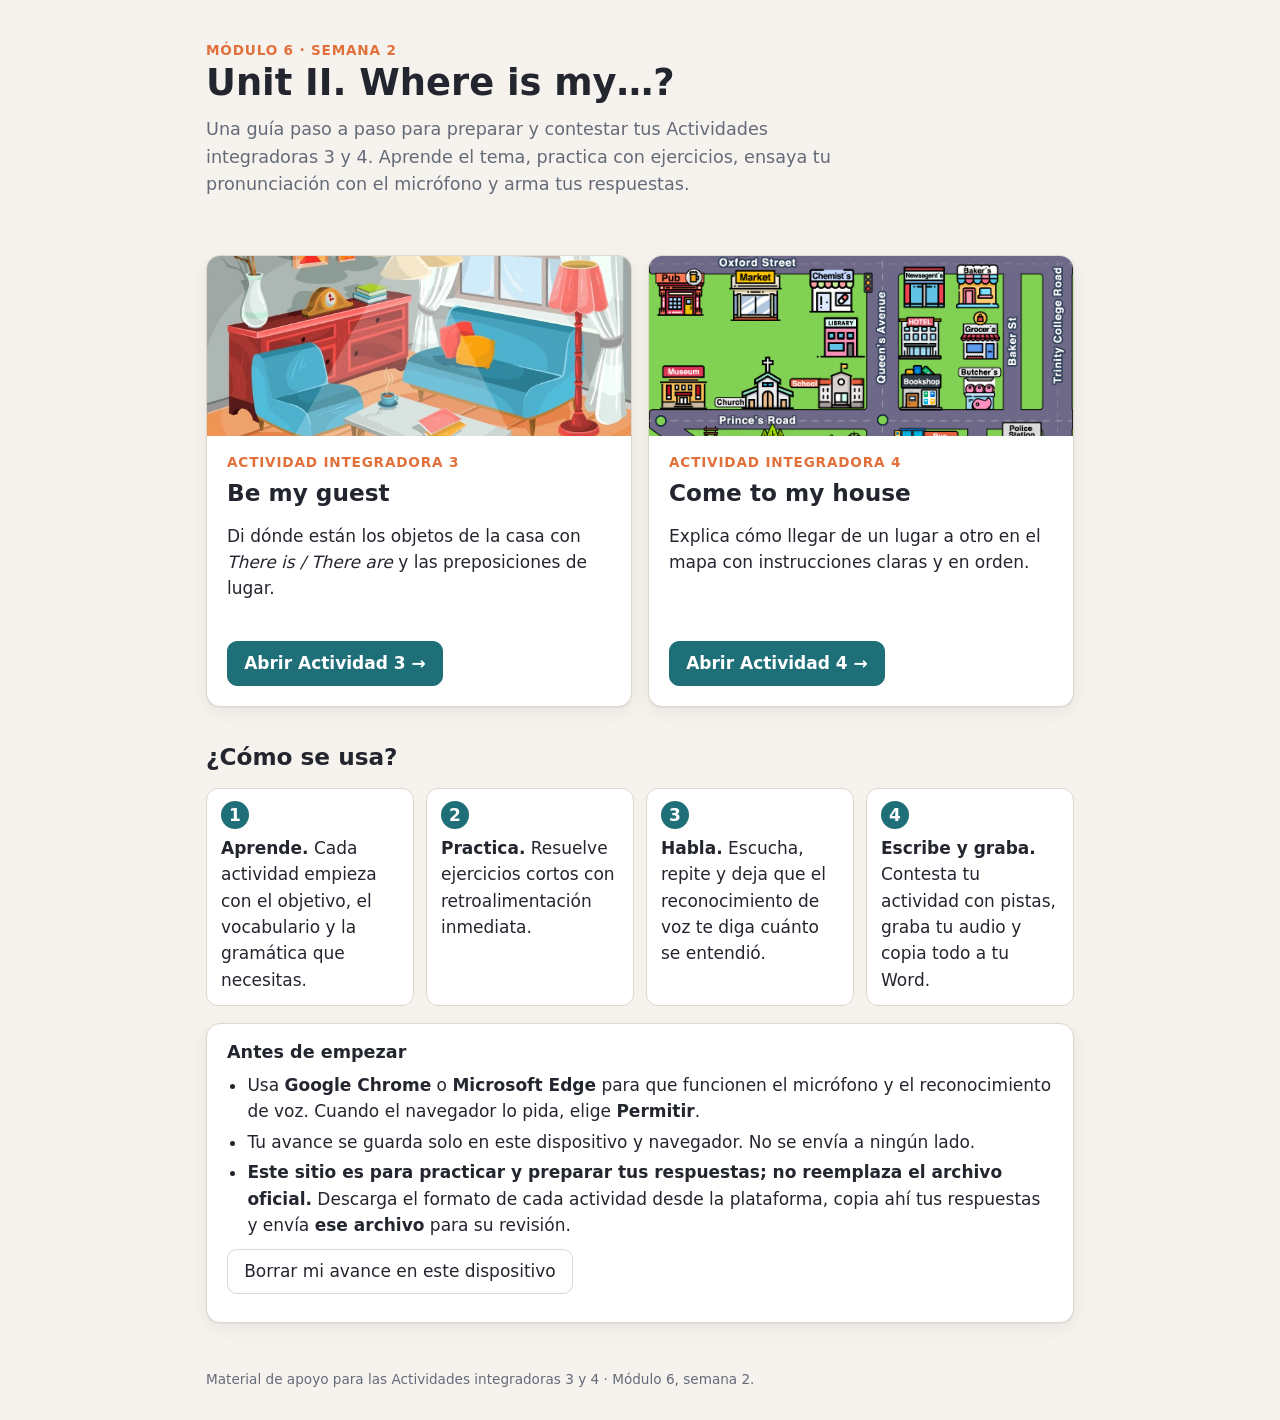
<file: index.html>
<!doctype html>
<html lang="es">
<head>
  <meta charset="utf-8">
  <meta name="viewport" content="width=device-width, initial-scale=1">
  <title>Unit II. Where is my…? · M06 S2</title>
  <meta name="description" content="Guía interactiva para las Actividades integradoras 3 y 4 del Módulo 6, semana 2: vocabulario, práctica, ejercicios de voz y ayuda para escribir tus respuestas.">
  <link rel="stylesheet" href="assets/app.css">
</head>
<body>
  <div class="wrap">
    <header class="hero">
      <div class="step-kicker">Módulo 6 · Semana 2</div>
      <h1>Unit II. Where is my…?</h1>
      <p>Una guía paso a paso para preparar y contestar tus Actividades integradoras 3 y 4. Aprende el tema, practica con ejercicios, ensaya tu pronunciación con el micrófono y arma tus respuestas.</p>
    </header>

    <div class="acts">
      <a class="card act" href="actividad-3.html">
        <img src="img/living-room.jpg" alt="">
        <div class="body">
          <div class="step-kicker">Actividad integradora 3</div>
          <h2>Be my guest</h2>
          <p>Di dónde están los objetos de la casa con <span class="en">There is / There are</span> y las preposiciones de lugar.</p>
          <p class="small muted" id="prog-ai3"></p>
          <span class="btn primary">Abrir Actividad 3 →</span>
        </div>
      </a>
      <a class="card act" href="actividad-4.html">
        <img src="img/map.png" alt="">
        <div class="body">
          <div class="step-kicker">Actividad integradora 4</div>
          <h2>Come to my house</h2>
          <p>Explica cómo llegar de un lugar a otro en el mapa con instrucciones claras y en orden.</p>
          <p class="small muted" id="prog-ai4"></p>
          <span class="btn primary">Abrir Actividad 4 →</span>
        </div>
      </a>
    </div>

    <h2>¿Cómo se usa?</h2>
    <ol class="how">
      <li><b>Aprende.</b> Cada actividad empieza con el objetivo, el vocabulario y la gramática que necesitas.</li>
      <li><b>Practica.</b> Resuelve ejercicios cortos con retroalimentación inmediata.</li>
      <li><b>Habla.</b> Escucha, repite y deja que el reconocimiento de voz te diga cuánto se entendió.</li>
      <li><b>Escribe y graba.</b> Contesta tu actividad con pistas, graba tu audio y copia todo a tu Word.</li>
    </ol>

    <div class="card">
      <h3>Antes de empezar</h3>
      <ul class="clean">
        <li>Usa <b>Google Chrome</b> o <b>Microsoft Edge</b> para que funcionen el micrófono y el reconocimiento de voz. Cuando el navegador lo pida, elige <b>Permitir</b>.</li>
        <li>Tu avance se guarda solo en este dispositivo y navegador. No se envía a ningún lado.</li>
        <li><b>Este sitio es para practicar y preparar tus respuestas; no reemplaza el archivo oficial.</b> Descarga el formato de cada actividad desde la plataforma, copia ahí tus respuestas y envía <b>ese archivo</b> para su revisión.</li>
      </ul>
      <p class="noprint"><button type="button" id="reset">Borrar mi avance en este dispositivo</button></p>
    </div>

    <footer class="site">Material de apoyo para las Actividades integradoras 3 y 4 · Módulo 6, semana 2.</footer>
  </div>
  <script>
    (function () {
      ["ai3", "ai4"].forEach(function (id) {
        try {
          var s = JSON.parse(localStorage.getItem("m06s2:" + id) || "null");
          if (s && s.seen && Object.keys(s.seen).length) document.getElementById("prog-" + id).textContent = "Ya empezaste: vas en el paso " + ((s.step || 0) + 1) + ".";
        } catch (e) {}
      });
      document.getElementById("reset").addEventListener("click", function () {
        if (!confirm("¿Borrar todas tus respuestas y tu avance de las dos actividades en este dispositivo? No se puede deshacer.")) return;
        try { localStorage.removeItem("m06s2:ai3"); localStorage.removeItem("m06s2:ai4"); } catch (e) {}
        location.reload();
      });
    })();
  </script>
</body>
</html>
</file>
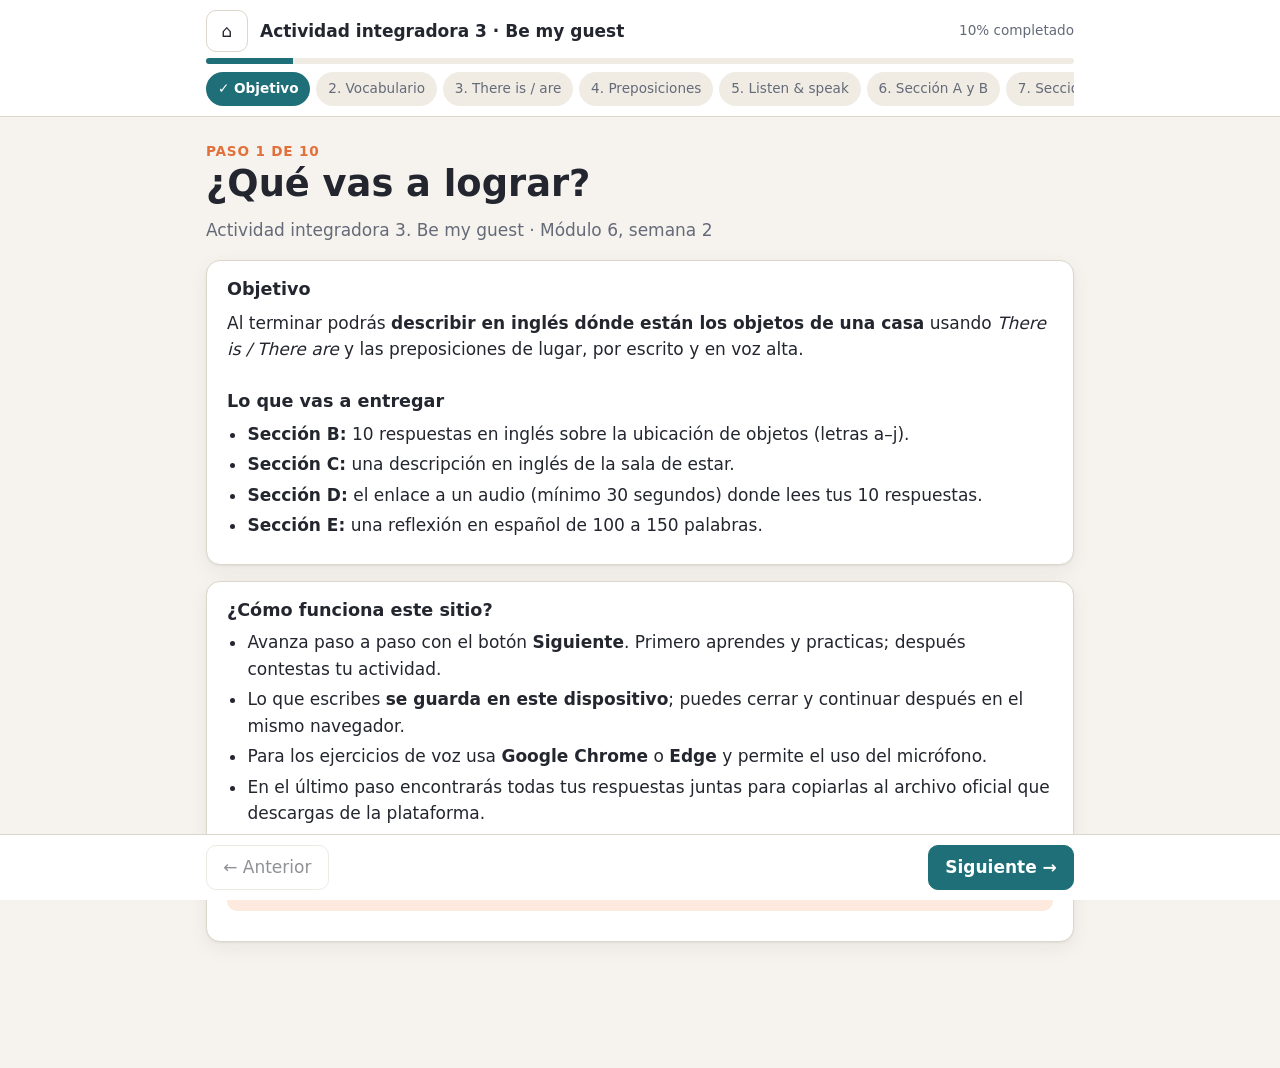
<file: actividad-3.html>
<!doctype html>
<html lang="es">
<head>
  <meta charset="utf-8">
  <meta name="viewport" content="width=device-width, initial-scale=1">
  <title>Actividad integradora 3 · Be my guest</title>
  <meta name="description" content="Guía paso a paso para la Actividad integradora 3 (M06 S2): describe dónde están los objetos de la casa.">
  <link rel="stylesheet" href="assets/app.css">
</head>
<body>
  <noscript><p style="padding:20px">Este sitio necesita JavaScript para funcionar.</p></noscript>
  <script src="assets/ai3.js"></script>
  <script src="assets/app.js"></script>
</body>
</html>
</file>
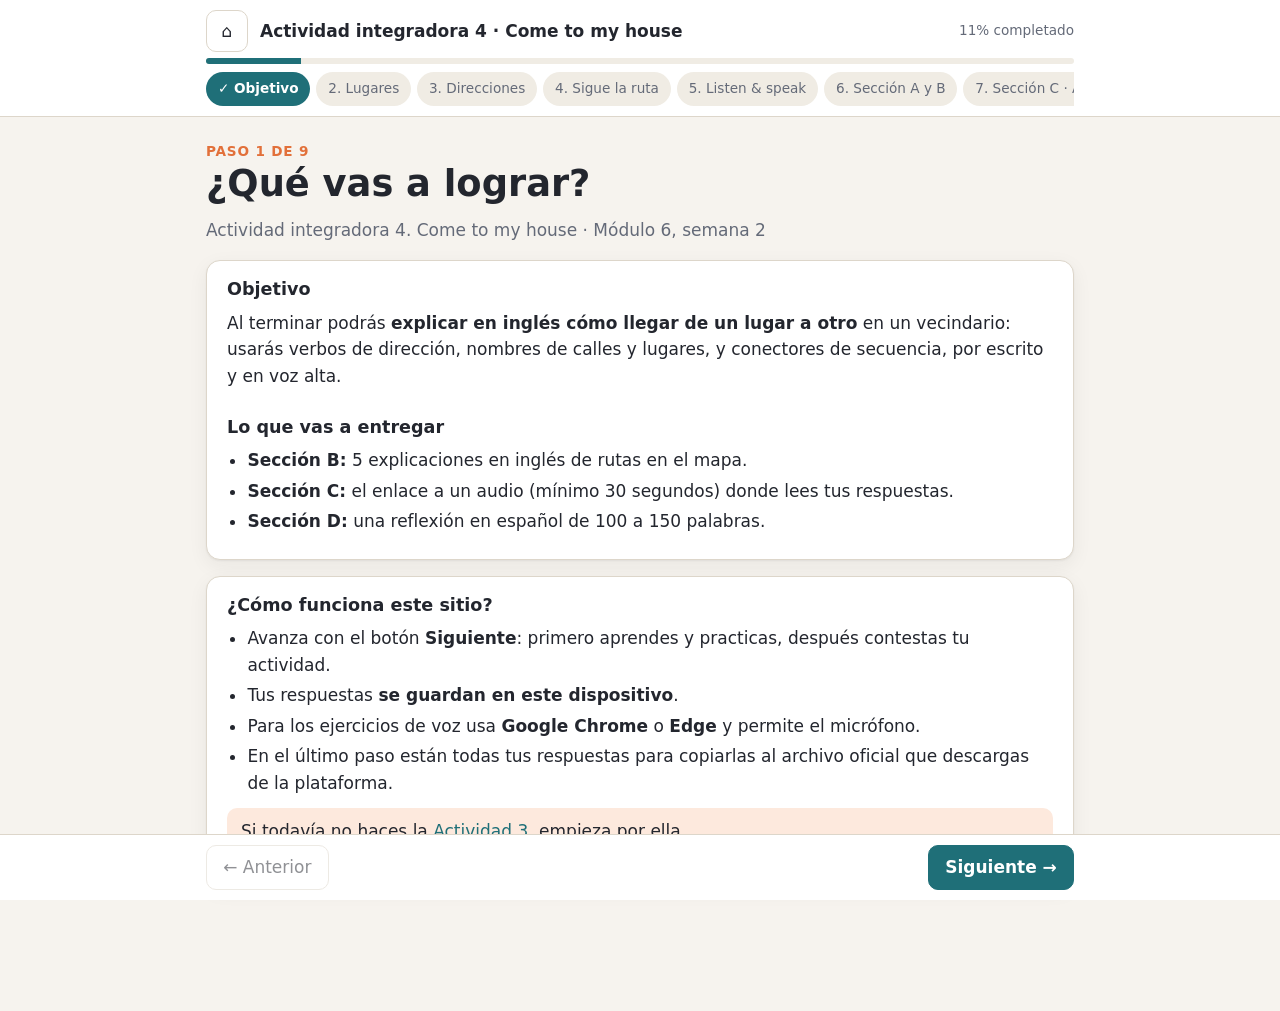
<file: actividad-4.html>
<!doctype html>
<html lang="es">
<head>
  <meta charset="utf-8">
  <meta name="viewport" content="width=device-width, initial-scale=1">
  <title>Actividad integradora 4 · Come to my house</title>
  <meta name="description" content="Guía paso a paso para la Actividad integradora 4 (M06 S2): explica cómo llegar de un lugar a otro en el mapa.">
  <link rel="stylesheet" href="assets/app.css">
</head>
<body>
  <noscript><p style="padding:20px">Este sitio necesita JavaScript para funcionar.</p></noscript>
  <script src="assets/ai4.js"></script>
  <script src="assets/app.js"></script>
</body>
</html>
</file>
<file: assets/app.css>
:root {
  --bg: #f6f3ee;
  --surface: #ffffff;
  --surface-2: #f0ece4;
  --ink: #23262e;
  --muted: #646a78;
  --line: #ddd6ca;
  --brand: #1f6f78;
  --brand-ink: #ffffff;
  --brand-soft: #dff0f1;
  --accent: #e2703a;
  --accent-soft: #fde9dd;
  --ok: #24804a;
  --ok-soft: #dff3e6;
  --bad: #b83a3a;
  --bad-soft: #fbe3e3;
  --warn-soft: #fff4cf;
  --radius: 14px;
  --shadow: 0 1px 2px rgba(30, 30, 40, .06), 0 6px 20px rgba(30, 30, 40, .06);
}
@media (prefers-color-scheme: dark) {
  :root {
    --bg: #15181d;
    --surface: #1e232b;
    --surface-2: #262c36;
    --ink: #eceef2;
    --muted: #a3aab8;
    --line: #353d4a;
    --brand: #5cc0c9;
    --brand-ink: #0d2225;
    --brand-soft: #1d3a3e;
    --accent: #f0935f;
    --accent-soft: #46291a;
    --ok: #6fd296;
    --ok-soft: #1c3a29;
    --bad: #f08a8a;
    --bad-soft: #472323;
    --warn-soft: #443a16;
    --shadow: none;
  }
}
* { box-sizing: border-box; }
[hidden] { display: none !important; }
.fig .zoom { position: absolute; right: 8px; top: 8px; min-height: 34px; padding: .2em .7em; font-size: .85rem; background: #fff; color: #23262e; border-color: #23262e; box-shadow: 0 1px 6px rgba(0, 0, 0, .35); }
html { scroll-behavior: smooth; }
body {
  margin: 0;
  background: var(--bg);
  color: var(--ink);
  font: 17px/1.55 system-ui, -apple-system, "Segoe UI", Roboto, sans-serif;
}
img { max-width: 100%; display: block; }
h1, h2, h3 { line-height: 1.2; text-wrap: balance; }
h1 { font-size: clamp(1.6rem, 4vw, 2.3rem); margin: 0 0 .3em; }
h2 { font-size: 1.45rem; margin: 0 0 .5em; }
h3 { font-size: 1.1rem; margin: 1.6em 0 .5em; }
p { margin: .6em 0; }
a { color: var(--brand); }
.en { font-style: italic; }
.muted { color: var(--muted); }
.small { font-size: .88rem; }
.wrap { max-width: 900px; margin: 0 auto; padding: 0 16px; }

/* ---------- buttons ---------- */
button, .btn {
  font: inherit; cursor: pointer; border-radius: 10px; border: 1px solid var(--line);
  background: var(--surface); color: var(--ink); padding: .5em .95em; text-decoration: none;
  display: inline-flex; align-items: center; gap: .4em; min-height: 42px;
}
button:hover, .btn:hover { border-color: var(--brand); }
button:focus-visible, .btn:focus-visible, textarea:focus-visible, input:focus-visible, select:focus-visible {
  outline: 3px solid var(--accent); outline-offset: 2px;
}
button:disabled { opacity: .5; cursor: not-allowed; }
.primary { background: var(--brand); color: var(--brand-ink); border-color: var(--brand); font-weight: 600; }
.ghost { background: transparent; }
.icon { min-width: 42px; justify-content: center; padding: .4em .6em; }
.rec-on { background: var(--bad); color: #fff; border-color: var(--bad); animation: pulse 1.2s infinite; }
@keyframes pulse { 50% { opacity: .7; } }
@media (prefers-reduced-motion: reduce) { .rec-on { animation: none; } html { scroll-behavior: auto; } }

/* ---------- header / stepper ---------- */
.top { background: var(--surface); border-bottom: 1px solid var(--line); position: sticky; top: 0; z-index: 20; }
.top-row { display: flex; align-items: center; gap: 12px; padding: 10px 0 6px; }
.top-row .title { font-weight: 700; flex: 1; min-width: 0; white-space: nowrap; overflow: hidden; text-overflow: ellipsis; }
.top-row .pct { font-size: .85rem; color: var(--muted); white-space: nowrap; }
.bar { height: 6px; background: var(--surface-2); border-radius: 99px; overflow: hidden; }
.bar > i { display: block; height: 100%; width: 0; background: var(--brand); transition: width .3s; }
.steps { display: flex; gap: 6px; overflow-x: auto; padding: 8px 0 10px; scrollbar-width: thin; }
.steps button {
  white-space: nowrap; font-size: .85rem; min-height: 34px; padding: .25em .8em; border-radius: 99px;
  background: var(--surface-2); border-color: transparent; color: var(--muted);
}
.steps button.cur { background: var(--brand); color: var(--brand-ink); font-weight: 600; }
.steps button.done:not(.cur) { background: var(--ok-soft); color: var(--ok); }

main { padding: 24px 0 110px; }
.step-kicker { color: var(--accent); font-weight: 700; font-size: .85rem; letter-spacing: .06em; text-transform: uppercase; }
.card {
  background: var(--surface); border: 1px solid var(--line); border-radius: var(--radius);
  padding: 18px 20px; margin: 16px 0; box-shadow: var(--shadow);
}
.card > h3:first-child { margin-top: 0; }
.task { font-weight: 600; }
.note { background: var(--brand-soft); border-radius: 10px; padding: 10px 14px; margin: 12px 0; }
.note.warn { background: var(--warn-soft); }
.note.accent { background: var(--accent-soft); }
.badge { display: inline-block; font-size: .78rem; font-weight: 700; border-radius: 99px; padding: .15em .7em; background: var(--ok-soft); color: var(--ok); margin-left: .5em; vertical-align: middle; }

.navfoot { position: fixed; left: 0; right: 0; bottom: 0; background: var(--surface); border-top: 1px solid var(--line); z-index: 20; }
.navfoot .wrap { display: flex; justify-content: space-between; gap: 10px; padding-top: 10px; padding-bottom: 10px; }

/* ---------- tables / lists ---------- */
.tbl-wrap { overflow-x: auto; }
table { border-collapse: collapse; width: 100%; }
th, td { text-align: left; padding: 8px 10px; border-bottom: 1px solid var(--line); vertical-align: top; }
th { font-size: .85rem; color: var(--muted); }
ul.clean { padding-left: 1.2em; margin: .4em 0; }
ul.clean li { margin: .25em 0; }

/* ---------- vocab cards ---------- */
.vocab { display: grid; grid-template-columns: repeat(auto-fill, minmax(140px, 1fr)); gap: 10px; }
.vocab button {
  flex-direction: column; align-items: flex-start; gap: 0; padding: 10px 12px; text-align: left; min-height: 74px;
  background: var(--surface-2); border-color: transparent;
}
.vocab .emo { font-size: 1.5rem; line-height: 1.2; }
.vocab .w { font-weight: 700; }
.vocab .t { font-size: .85rem; color: var(--muted); }
.vocab button.heard { background: var(--brand-soft); }

/* ---------- prepositions art ---------- */
.preps { display: grid; grid-template-columns: repeat(auto-fill, minmax(150px, 1fr)); gap: 10px; }
.prep { background: var(--surface-2); border-radius: 12px; padding: 10px; text-align: center; }
.prep .art { height: 78px; position: relative; font-size: 1.7rem; }
.prep .art span { position: absolute; transform: translate(-50%, -50%); }
.prep b { display: block; }
.prep small { color: var(--muted); }
.prep button { margin-top: 6px; min-height: 32px; padding: .1em .6em; font-size: .85rem; }

/* ---------- figures with markers ---------- */
.fig { position: relative; margin: 12px auto; border-radius: 12px; overflow: hidden; border: 1px solid var(--line); background: #fff; max-width: 620px; }
.fig.tall { max-width: 420px; }
.fig.map { max-width: 100%; }
.fig img { width: 100%; }
.fig .mk {
  position: absolute; transform: translate(-50%, -50%); width: 30px; height: 30px; border-radius: 50%;
  background: #e2703a; color: #fff; font-weight: 800; display: grid; place-items: center;
  border: 2px solid #fff; box-shadow: 0 1px 6px rgba(0, 0, 0, .45); font-size: .95rem;
}
.fig .mk.dim { opacity: .35; }
.fig .ov { position: absolute; border: 2px solid #fff; box-shadow: 0 1px 6px rgba(0, 0, 0, .4); }
.fig-cap { text-align: center; font-size: .85rem; color: var(--muted); margin-top: -4px; }
.rooms { display: grid; grid-template-columns: repeat(auto-fit, minmax(250px, 1fr)); gap: 12px; align-items: start; }
.rooms .fig { margin: 0; max-width: none; }

/* ---------- exercises ---------- */
.q { padding: 12px 0; border-top: 1px solid var(--line); }
.q:first-of-type { border-top: 0; }
.opts { display: flex; flex-wrap: wrap; gap: 8px; margin-top: 8px; }
.opts button.right { background: var(--ok-soft); border-color: var(--ok); color: var(--ok); font-weight: 600; }
.opts button.wrong { background: var(--bad-soft); border-color: var(--bad); color: var(--bad); }
.fb { font-size: .92rem; margin-top: 6px; min-height: 1.2em; }
.fb.ok { color: var(--ok); }
.fb.no { color: var(--bad); }
select { font: inherit; padding: .25em .4em; border-radius: 8px; border: 1px solid var(--line); background: var(--surface); color: var(--ink); }
select.right { border-color: var(--ok); background: var(--ok-soft); }
select.wrong { border-color: var(--bad); background: var(--bad-soft); }
.gapline { margin: 10px 0; }

.match { display: grid; grid-template-columns: 1fr 1fr; gap: 8px 14px; }
.match button { width: 100%; justify-content: flex-start; text-align: left; }
.match button.sel { border-color: var(--accent); background: var(--accent-soft); }
.match button.right { background: var(--ok-soft); border-color: var(--ok); color: var(--ok); }
.match button.wrong { background: var(--bad-soft); border-color: var(--bad); }

.tiles { display: flex; flex-wrap: wrap; gap: 8px; min-height: 48px; padding: 8px; border-radius: 10px; }
.tiles.answer { border: 2px dashed var(--line); background: var(--surface-2); margin-bottom: 8px; }
.tiles.answer.right { border-color: var(--ok); background: var(--ok-soft); }
.tiles.col { flex-direction: column; }
.tiles.col button { justify-content: flex-start; text-align: left; }

/* ---------- writing ---------- */
textarea, input[type=text], input[type=url] {
  font: inherit; width: 100%; padding: 10px 12px; border-radius: 10px; border: 1px solid var(--line);
  background: var(--surface); color: var(--ink);
}
textarea { min-height: 90px; resize: vertical; }
.checks { list-style: none; padding: 0; margin: 10px 0 0; }
.checks li { padding: 4px 0 4px 1.7em; position: relative; font-size: .93rem; }
.checks li::before { position: absolute; left: 0; }
.checks li.ok::before { content: "✅"; }
.checks li.no::before { content: "✏️"; }
.checks li.no { color: var(--bad); }
.row { display: flex; flex-wrap: wrap; gap: 8px; align-items: center; margin-top: 10px; }
.hint { background: var(--warn-soft); border-radius: 10px; padding: 8px 12px; margin-top: 8px; font-size: .93rem; }
.gq { border-top: 2px solid var(--line); padding-top: 18px; margin-top: 22px; }
.gq:first-of-type { border-top: 0; margin-top: 0; padding-top: 0; }
.gq h3 { margin-top: 0; }
.counter { font-size: .88rem; color: var(--muted); }
.counter.ok { color: var(--ok); font-weight: 600; }

/* ---------- voice ---------- */
.vrow { padding: 12px 0; border-top: 1px solid var(--line); }
.vrow:first-of-type { border-top: 0; }
.vtext { font-size: 1.08rem; }
.vtext .hit { color: var(--ok); font-weight: 600; }
.vtext .miss { color: var(--bad); text-decoration: underline wavy; }
.heard { font-size: .9rem; color: var(--muted); }
.timer { font-variant-numeric: tabular-nums; font-size: 2rem; font-weight: 800; }
.timer.ok { color: var(--ok); }
.script { background: var(--surface-2); border-radius: 12px; padding: 12px 16px; font-size: 1.08rem; max-height: 300px; overflow: auto; }
.script p { margin: .5em 0; }
audio { width: 100%; margin-top: 10px; }

/* ---------- summary ---------- */
.sum-item { border-top: 1px solid var(--line); padding: 10px 0; }
.sum-item:first-of-type { border-top: 0; }
.sum-item .lbl { font-weight: 700; font-size: .92rem; }
.sum-item .val { white-space: pre-wrap; }
.sum-item .empty { color: var(--bad); }

/* ---------- home ---------- */
.hero { padding: 40px 0 10px; }
.hero p { font-size: 1.1rem; color: var(--muted); max-width: 60ch; }
.acts { display: grid; grid-template-columns: repeat(auto-fit, minmax(270px, 1fr)); gap: 16px; margin: 20px 0; }
.act { display: flex; flex-direction: column; text-decoration: none; color: inherit; overflow: hidden; padding: 0; }
.act img { height: 180px; width: 100%; object-fit: cover; background: #fff; }
.act .body { padding: 16px 20px 20px; display: flex; flex-direction: column; gap: 6px; flex: 1; }
.act .body .btn { margin-top: auto; align-self: flex-start; }
.act h2 { margin: 0; }
.how { display: grid; grid-template-columns: repeat(auto-fit, minmax(190px, 1fr)); gap: 12px; padding: 0; list-style: none; counter-reset: how; }
.how li { background: var(--surface); border: 1px solid var(--line); border-radius: 12px; padding: 12px 14px; counter-increment: how; }
.how li::before { content: counter(how); display: grid; place-items: center; width: 28px; height: 28px; border-radius: 50%; background: var(--brand); color: var(--brand-ink); font-weight: 700; margin-bottom: 6px; }
footer.site { color: var(--muted); font-size: .85rem; padding: 30px 0; }

@media (max-width: 560px) {
  body { font-size: 16px; }
  .card { padding: 14px; }
  .match { gap: 8px; }
}
@media print {
  .top, .navfoot, .noprint { display: none !important; }
  body { background: #fff; }
  .card { box-shadow: none; border: 0; padding: 0; }
}
</file>
